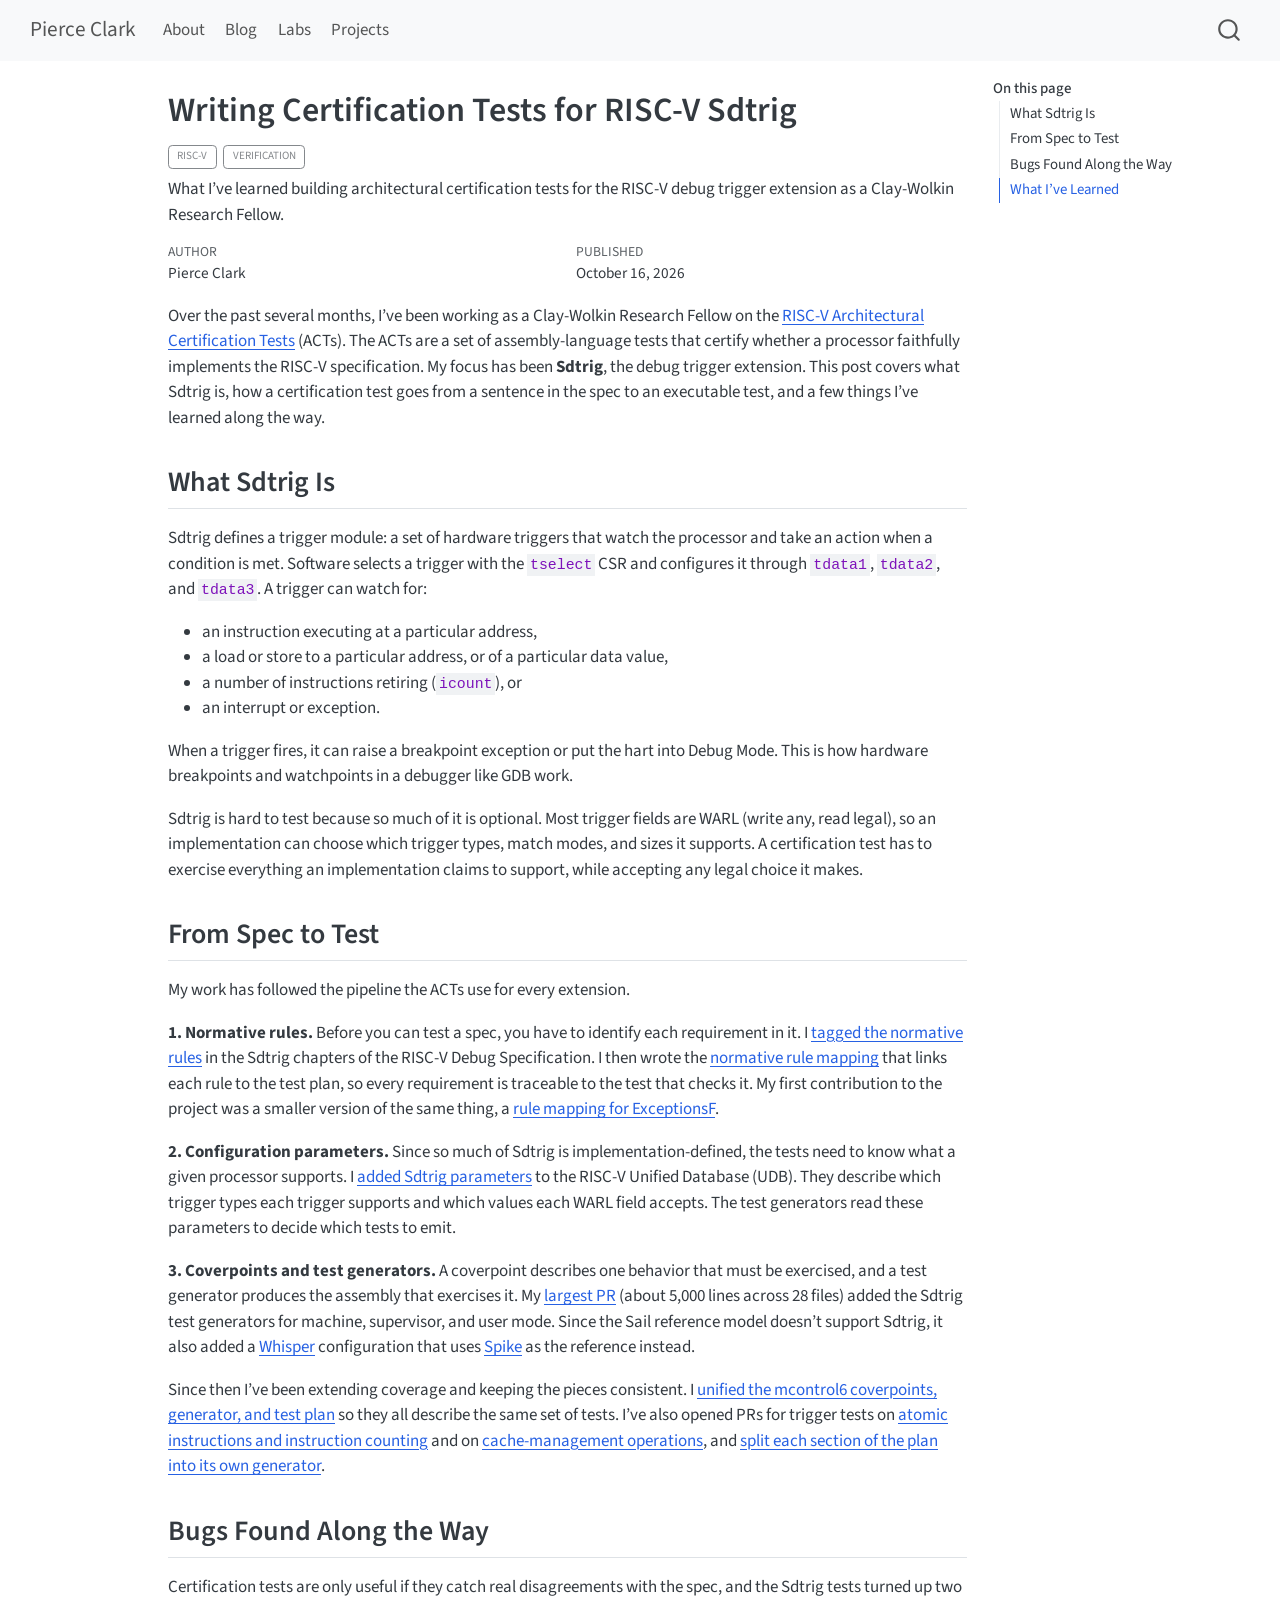
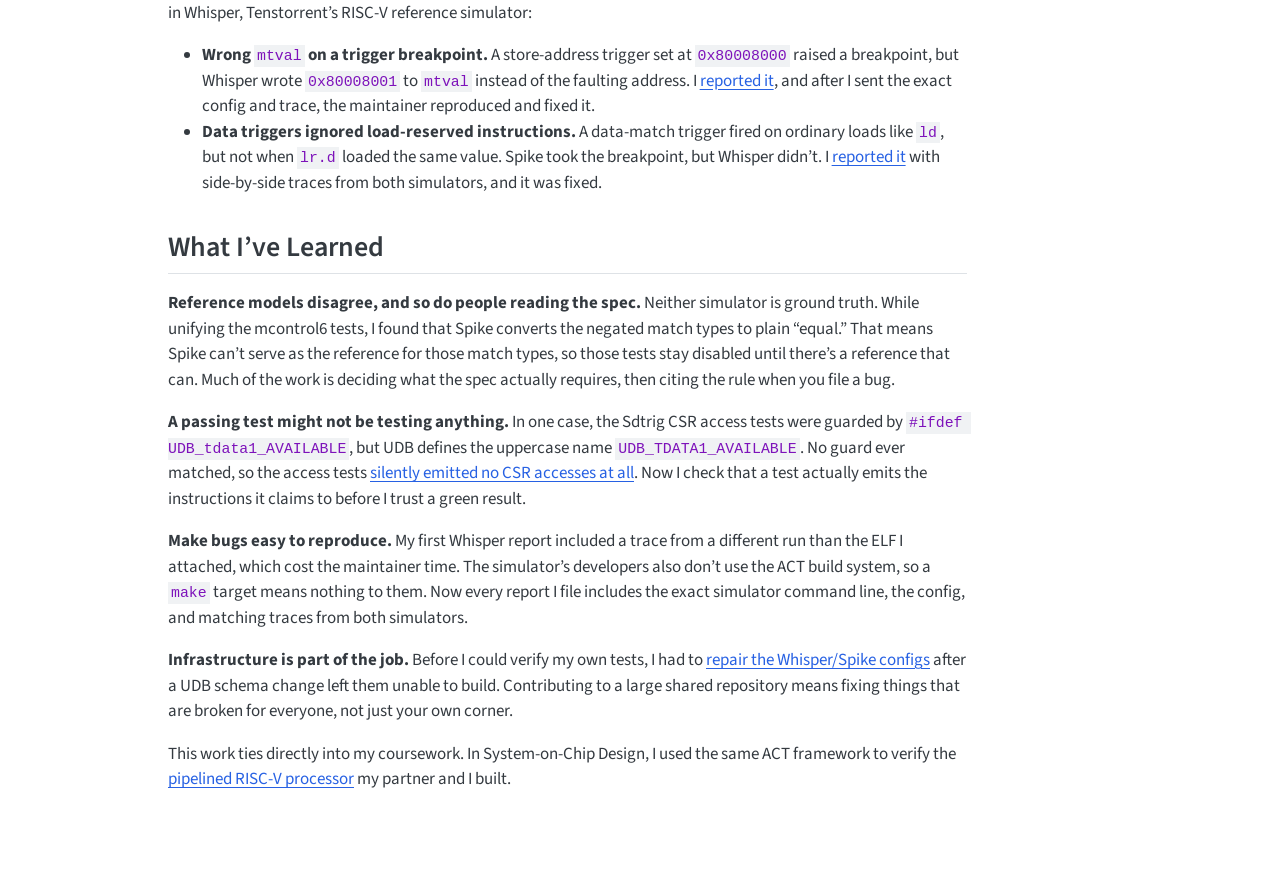
<file: posts/sdtrig-certification-tests.html>
<!DOCTYPE html>
<html xmlns="http://www.w3.org/1999/xhtml" lang="en" xml:lang="en"><head>

<meta charset="utf-8">
<meta name="generator" content="quarto-1.11.9">

<meta name="viewport" content="width=device-width, initial-scale=1.0, user-scalable=yes">

<meta name="author" content="Pierce Clark">
<meta name="dcterms.date" content="2026-10-16">
<meta name="description" content="What I’ve learned building architectural certification tests for the RISC-V debug trigger extension as a Clay-Wolkin Research Fellow.">

<title>Writing Certification Tests for RISC-V Sdtrig – Pierce Clark</title>
<style>
/* Default styles provided by pandoc.
** See https://pandoc.org/MANUAL.html#variables-for-html for config info.
*/
span.smallcaps{font-variant: small-caps;}
div.columns{display: flex; gap: 1.5em;}
div.column{flex: auto;}
@media screen {
div.columns{gap: min(4vw, 1.5em);}
div.column{overflow-x: auto;}
}
div.hanging-indent{margin-left: 1.5em; text-indent: -1.5em;}
ul.task-list{list-style: none;}
ul.task-list li input[type="checkbox"] {
  width: 0.8em;
  margin: 0 0.8em 0.2em -1em; /* quarto-specific, see https://github.com/quarto-dev/quarto-cli/issues/4556 */ 
  vertical-align: middle;
}
</style>


<script src="../site_libs/quarto-nav/quarto-nav.js"></script>
<script src="../site_libs/quarto-nav/headroom.min.js"></script>
<script src="../site_libs/clipboard/clipboard.min.js"></script>
<script src="../site_libs/quarto-search/autocomplete.umd.js"></script>
<script src="../site_libs/quarto-search/fuse.min.js"></script>
<script src="../site_libs/quarto-search/quarto-search.js"></script>
<meta name="quarto:offset" content="../">
<script src="../site_libs/quarto-html/quarto.js" type="module"></script>
<script src="../site_libs/quarto-html/tabsets/tabsets.js" type="module"></script>
<script src="../site_libs/quarto-html/scrollable-regions/scrollable-regions.js" type="module"></script>
<script src="../site_libs/quarto-html/popper.min.js"></script>
<script src="../site_libs/quarto-html/tippy.umd.min.js"></script>
<script src="../site_libs/quarto-html/anchor.min.js"></script>
<link href="../site_libs/quarto-html/tippy.css" rel="stylesheet">
<link href="../site_libs/quarto-html/quarto-syntax-highlighting-63b5708e65d6cd79cd7618c58d0c21e7.css" rel="stylesheet" id="quarto-text-highlighting-styles">
<script src="../site_libs/bootstrap/bootstrap.min.js"></script>
<link href="../site_libs/bootstrap/bootstrap-icons.css" rel="stylesheet">
<link href="../site_libs/bootstrap/bootstrap-f35a81a4717690815b2013502477d714.min.css" rel="stylesheet" append-hash="true" id="quarto-bootstrap" data-mode="light">
<script id="quarto-search-options" type="application/json">{
  "location": "navbar",
  "copy-button": false,
  "collapse-after": 3,
  "panel-placement": "end",
  "type": "overlay",
  "limit": 50,
  "keyboard-shortcut": [
    "f",
    "/",
    "s"
  ],
  "show-item-context": false,
  "language": {
    "search-no-results-text": "No results",
    "search-matching-documents-text": "matching documents",
    "search-copy-link-title": "Copy link to search",
    "search-hide-matches-text": "Hide additional matches",
    "search-more-match-text": "more match in this document",
    "search-more-matches-text": "more matches in this document",
    "search-clear-button-title": "Clear",
    "search-text-placeholder": "",
    "search-detached-cancel-button-title": "Cancel",
    "search-submit-button-title": "Submit",
    "search-label": "Search"
  }
}</script>


<link rel="stylesheet" href="../styles.css">
</head>

<body class="nav-fixed quarto-light"><a id="quarto-skip-link" class="visually-hidden-focusable" href="#quarto-document-content">Skip to main content</a>

<div id="quarto-search-results"></div>
  <header id="quarto-header" class="headroom fixed-top">
    <nav class="navbar navbar-expand-lg " data-bs-theme="dark" aria-label="Site">
      <div class="navbar-container container-fluid">
      <div class="navbar-brand-container mx-auto">
    <a class="navbar-brand" href="../index.html">
    <span class="navbar-title">Pierce Clark</span>
    </a>
  </div>
          <button class="navbar-toggler" type="button" data-bs-toggle="collapse" data-bs-target="#navbarCollapse" aria-controls="navbarCollapse" aria-expanded="false" aria-label="Toggle navigation" onclick="if (window.quartoToggleHeadroom) { window.quartoToggleHeadroom(); }">
  <span class="navbar-toggler-icon"></span>
</button>
          <div class="collapse navbar-collapse" id="navbarCollapse">
            <ul class="navbar-nav navbar-nav-scroll me-auto">
  <li class="nav-item">
    <a class="nav-link" href="../index.html"> 
<span class="menu-text">About</span></a>
  </li>  
  <li class="nav-item">
    <a class="nav-link" href="../blog.html"> 
<span class="menu-text">Blog</span></a>
  </li>  
  <li class="nav-item">
    <a class="nav-link" href="../labs.html"> 
<span class="menu-text">Labs</span></a>
  </li>  
  <li class="nav-item">
    <a class="nav-link" href="../projects.html"> 
<span class="menu-text">Projects</span></a>
  </li>  
</ul>
          </div> <!-- /navcollapse -->
            <div class="quarto-navbar-tools">
</div>
            <div id="quarto-search" class="" title="Search"></div>
      </div> <!-- /container-fluid -->
    </nav>
</header>
<!-- content -->
<div id="quarto-content" class="quarto-container page-columns page-rows-contents page-layout-article page-navbar">
<!-- sidebar -->
<!-- margin-sidebar -->
    <div id="quarto-margin-sidebar" class="sidebar margin-sidebar">
        <nav id="TOC" role="doc-toc" aria-labelledby="toc-title" class="toc-active">
    <h2 id="toc-title">On this page</h2>
   
  <ul>
  <li><a href="#what-sdtrig-is" id="toc-what-sdtrig-is" class="nav-link active" data-scroll-target="#what-sdtrig-is">What Sdtrig Is</a></li>
  <li><a href="#from-spec-to-test" id="toc-from-spec-to-test" class="nav-link" data-scroll-target="#from-spec-to-test">From Spec to Test</a></li>
  <li><a href="#bugs-found-along-the-way" id="toc-bugs-found-along-the-way" class="nav-link" data-scroll-target="#bugs-found-along-the-way">Bugs Found Along the Way</a></li>
  <li><a href="#what-ive-learned" id="toc-what-ive-learned" class="nav-link" data-scroll-target="#what-ive-learned">What I’ve Learned</a></li>
  </ul>
</nav>
    </div>
<!-- main -->
<main class="content" id="quarto-document-content" tabindex="-1">

<header id="title-block-header" class="quarto-title-block default">
<div class="quarto-title">
<h1 class="title">Writing Certification Tests for RISC-V Sdtrig</h1>
  <div class="quarto-categories">
    <div class="quarto-category">risc-v</div>
    <div class="quarto-category">verification</div>
  </div>
  </div>

<div>
  <div class="description">
    What I’ve learned building architectural certification tests for the RISC-V debug trigger extension as a Clay-Wolkin Research Fellow.
  </div>
</div>


<div class="quarto-title-meta">

    <div>
    <div class="quarto-title-meta-heading">Author</div>
    <div class="quarto-title-meta-contents">
             <p>Pierce Clark </p>
          </div>
  </div>
    
    <div>
    <div class="quarto-title-meta-heading">Published</div>
    <div class="quarto-title-meta-contents">
      <p class="date">October 16, 2026</p>
    </div>
  </div>
  
    
  </div>
  


</header>


<p>Over the past several months, I’ve been working as a Clay-Wolkin Research Fellow on the <a href="https://github.com/riscv/riscv-arch-test">RISC-V Architectural Certification Tests</a> (ACTs). The ACTs are a set of assembly-language tests that certify whether a processor faithfully implements the RISC-V specification. My focus has been <strong>Sdtrig</strong>, the debug trigger extension. This post covers what Sdtrig is, how a certification test goes from a sentence in the spec to an executable test, and a few things I’ve learned along the way.</p>
<section id="what-sdtrig-is" class="level2">
<h2 class="anchored" data-anchor-id="what-sdtrig-is">What Sdtrig Is</h2>
<p>Sdtrig defines a trigger module: a set of hardware triggers that watch the processor and take an action when a condition is met. Software selects a trigger with the <code>tselect</code> CSR and configures it through <code>tdata1</code>, <code>tdata2</code>, and <code>tdata3</code>. A trigger can watch for:</p>
<ul>
<li>an instruction executing at a particular address,</li>
<li>a load or store to a particular address, or of a particular data value,</li>
<li>a number of instructions retiring (<code>icount</code>), or</li>
<li>an interrupt or exception.</li>
</ul>
<p>When a trigger fires, it can raise a breakpoint exception or put the hart into Debug Mode. This is how hardware breakpoints and watchpoints in a debugger like GDB work.</p>
<p>Sdtrig is hard to test because so much of it is optional. Most trigger fields are WARL (write any, read legal), so an implementation can choose which trigger types, match modes, and sizes it supports. A certification test has to exercise everything an implementation claims to support, while accepting any legal choice it makes.</p>
</section>
<section id="from-spec-to-test" class="level2">
<h2 class="anchored" data-anchor-id="from-spec-to-test">From Spec to Test</h2>
<p>My work has followed the pipeline the ACTs use for every extension.</p>
<p><strong>1. Normative rules.</strong> Before you can test a spec, you have to identify each requirement in it. I <a href="https://github.com/riscv/riscv-debug-spec/pull/1220">tagged the normative rules</a> in the Sdtrig chapters of the RISC-V Debug Specification. I then wrote the <a href="https://github.com/riscv/riscv-arch-test/pull/1981">normative rule mapping</a> that links each rule to the test plan, so every requirement is traceable to the test that checks it. My first contribution to the project was a smaller version of the same thing, a <a href="https://github.com/riscv/riscv-arch-test/pull/1648">rule mapping for ExceptionsF</a>.</p>
<p><strong>2. Configuration parameters.</strong> Since so much of Sdtrig is implementation-defined, the tests need to know what a given processor supports. I <a href="https://github.com/riscv/riscv-unified-db/pull/2069">added Sdtrig parameters</a> to the RISC-V Unified Database (UDB). They describe which trigger types each trigger supports and which values each WARL field accepts. The test generators read these parameters to decide which tests to emit.</p>
<p><strong>3. Coverpoints and test generators.</strong> A coverpoint describes one behavior that must be exercised, and a test generator produces the assembly that exercises it. My <a href="https://github.com/riscv/riscv-arch-test/pull/1836">largest PR</a> (about 5,000 lines across 28 files) added the Sdtrig test generators for machine, supervisor, and user mode. Since the Sail reference model doesn’t support Sdtrig, it also added a <a href="https://github.com/tenstorrent/whisper">Whisper</a> configuration that uses <a href="https://github.com/riscv-software-src/riscv-isa-sim">Spike</a> as the reference instead.</p>
<p>Since then I’ve been extending coverage and keeping the pieces consistent. I <a href="https://github.com/riscv/riscv-arch-test/pull/2744">unified the mcontrol6 coverpoints, generator, and test plan</a> so they all describe the same set of tests. I’ve also opened PRs for trigger tests on <a href="https://github.com/riscv/riscv-arch-test/pull/2413">atomic instructions and instruction counting</a> and on <a href="https://github.com/riscv/riscv-arch-test/pull/2830">cache-management operations</a>, and <a href="https://github.com/riscv/riscv-arch-test/pull/2679">split each section of the plan into its own generator</a>.</p>
</section>
<section id="bugs-found-along-the-way" class="level2">
<h2 class="anchored" data-anchor-id="bugs-found-along-the-way">Bugs Found Along the Way</h2>
<p>Certification tests are only useful if they catch real disagreements with the spec, and the Sdtrig tests turned up two in Whisper, Tenstorrent’s RISC-V reference simulator:</p>
<ul>
<li><strong>Wrong <code>mtval</code> on a trigger breakpoint.</strong> A store-address trigger set at <code>0x80008000</code> raised a breakpoint, but Whisper wrote <code>0x80008001</code> to <code>mtval</code> instead of the faulting address. I <a href="https://github.com/tenstorrent/whisper/issues/32">reported it</a>, and after I sent the exact config and trace, the maintainer reproduced and fixed it.</li>
<li><strong>Data triggers ignored load-reserved instructions.</strong> A data-match trigger fired on ordinary loads like <code>ld</code>, but not when <code>lr.d</code> loaded the same value. Spike took the breakpoint, but Whisper didn’t. I <a href="https://github.com/tenstorrent/whisper/issues/55">reported it</a> with side-by-side traces from both simulators, and it was fixed.</li>
</ul>
</section>
<section id="what-ive-learned" class="level2">
<h2 class="anchored" data-anchor-id="what-ive-learned">What I’ve Learned</h2>
<p><strong>Reference models disagree, and so do people reading the spec.</strong> Neither simulator is ground truth. While unifying the mcontrol6 tests, I found that Spike converts the negated match types to plain “equal.” That means Spike can’t serve as the reference for those match types, so those tests stay disabled until there’s a reference that can. Much of the work is deciding what the spec actually requires, then citing the rule when you file a bug.</p>
<p><strong>A passing test might not be testing anything.</strong> In one case, the Sdtrig CSR access tests were guarded by <code>#ifdef UDB_tdata1_AVAILABLE</code>, but UDB defines the uppercase name <code>UDB_TDATA1_AVAILABLE</code>. No guard ever matched, so the access tests <a href="https://github.com/riscv/riscv-arch-test/pull/2835">silently emitted no CSR accesses at all</a>. Now I check that a test actually emits the instructions it claims to before I trust a green result.</p>
<p><strong>Make bugs easy to reproduce.</strong> My first Whisper report included a trace from a different run than the ELF I attached, which cost the maintainer time. The simulator’s developers also don’t use the ACT build system, so a <code>make</code> target means nothing to them. Now every report I file includes the exact simulator command line, the config, and matching traces from both simulators.</p>
<p><strong>Infrastructure is part of the job.</strong> Before I could verify my own tests, I had to <a href="https://github.com/riscv/riscv-arch-test/pull/2414">repair the Whisper/Spike configs</a> after a UDB schema change left them unable to build. Contributing to a large shared repository means fixing things that are broken for everyone, not just your own corner.</p>
<p>This work ties directly into my coursework. In System-on-Chip Design, I used the same ACT framework to verify the <a href="../projects/soc-final/soc-final.html">pipelined RISC-V processor</a> my partner and I built.</p>


</section>

</main> <!-- /main -->
<script id="quarto-html-after-body" type="application/javascript">
  window.document.addEventListener("DOMContentLoaded", function (event) {
    const icon = "";
    const anchorJS = new window.AnchorJS();
    anchorJS.options = {
      placement: 'right',
      icon: icon
    };
    anchorJS.add('.anchored');
    const isCodeAnnotation = (el) => {
      for (const clz of el.classList) {
        if (clz.startsWith('code-annotation-')) {                     
          return true;
        }
      }
      return false;
    }
    const onCopySuccess = function(e) {
      // button target
      const button = e.trigger;
      // don't keep focus
      button.blur();
      // flash "checked"
      button.classList.add('code-copy-button-checked');
      var currentTitle = button.getAttribute("title");
      button.setAttribute("title", "Copied!");
      let tooltip;
      if (window.bootstrap) {
        button.setAttribute("data-bs-toggle", "tooltip");
        button.setAttribute("data-bs-placement", "left");
        button.setAttribute("data-bs-title", "Copied!");
        tooltip = new bootstrap.Tooltip(button, 
          { trigger: "manual", 
            customClass: "code-copy-button-tooltip",
            offset: [0, -8]});
        tooltip.show();    
      }
      setTimeout(function() {
        if (tooltip) {
          tooltip.hide();
          button.removeAttribute("data-bs-title");
          button.removeAttribute("data-bs-toggle");
          button.removeAttribute("data-bs-placement");
        }
        button.setAttribute("title", currentTitle);
        button.classList.remove('code-copy-button-checked');
      }, 1000);
      // clear code selection
      e.clearSelection();
    }
    const getTextToCopy = function(trigger) {
      const outerScaffold = trigger.parentElement.cloneNode(true);
      const codeEl = outerScaffold.querySelector('code');
      for (const childEl of codeEl.children) {
        if (isCodeAnnotation(childEl)) {
          childEl.remove();
        }
      }
      return codeEl.innerText;
    }
    const clipboard = new window.ClipboardJS('.code-copy-button:not([data-in-quarto-modal])', {
      text: getTextToCopy
    });
    clipboard.on('success', onCopySuccess);
    if (window.document.getElementById('quarto-embedded-source-code-modal')) {
      const clipboardModal = new window.ClipboardJS('.code-copy-button[data-in-quarto-modal]', {
        text: getTextToCopy,
        container: window.document.getElementById('quarto-embedded-source-code-modal')
      });
      clipboardModal.on('success', onCopySuccess);
    }
      var localhostRegex = new RegExp(/^(?:http|https):\/\/localhost\:?[0-9]*\//);
      var mailtoRegex = new RegExp(/^mailto:/);
        var filterRegex = new RegExp("https:\/\/pclarkhmc\.github\.io\/Website\/");
      var isInternal = (href) => {
          return filterRegex.test(href) || localhostRegex.test(href) || mailtoRegex.test(href);
      }
      // Inspect non-navigation links and adorn them if external
      window.quartoDecorateExternalLinks = function (root) {
     var links = (root || window.document).querySelectorAll('a[href]:not(.nav-link):not(.navbar-brand):not(.toc-action):not(.sidebar-link):not(.sidebar-item-toggle):not(.pagination-link):not(.no-external):not([aria-hidden]):not(.dropdown-item):not(.quarto-navigation-tool):not(.about-link)');
      for (var i=0; i<links.length; i++) {
        const link = links[i];
        if (!isInternal(link.href)) {
          // undo the damage that might have been done by quarto-nav.js in the case of
          // links that we want to consider external
          if (link.dataset.originalHref !== undefined) {
            link.href = link.dataset.originalHref;
          }
          if (!link.classList.contains('no-external-icon')) {
          }
        }
      }
      };
      window.quartoDecorateExternalLinks(window.document);
    // Esc closes the popup (WCAG 1.4.13) and focus leaving both trigger and
    // popup closes it (WCAG 2.4.11); tippy handles neither for interactive popups.
    const hideOnEscAndFocusOut = {
      name: 'hideOnEscAndFocusOut',
      defaultValue: true,
      fn(instance) {
        const dismiss = () => {
          // A show scheduled by the trigger delay would otherwise reopen it
          instance.clearDelayTimeouts();
          instance.hide();
        };
        const onKeyDown = (event) => {
          if (event.key !== 'Escape') {
            return;
          }
          // Keep Esc from also reaching page handlers (e.g. reveal.js overview),
          // except an open reveal.js slide menu, which Esc should close too.
          // The menu handles keys only when its keyboard option is on.
          const menuHandlesEsc = window.Reveal?.getPlugin?.('menu')?.isOpen() &&
            window.Reveal.getConfig().menu?.keyboard !== false;
          if (!menuHandlesEsc) {
            event.stopPropagation();
          }
          if (instance.popper.contains(window.document.activeElement)) {
            // Disabled while refocusing so the focus trigger does not reopen it
            instance.disable();
            instance.reference.focus();
            instance.enable();
          }
          dismiss();
        };
        const onFocusOut = (event) => {
          const target = event.relatedTarget;
          if (target && !instance.reference.contains(target) &&
              !instance.popper.contains(target)) {
            dismiss();
          }
        };
        // On the trigger too: a click trigger (code-annotations: select) has no
        // blur handling. Attached for the instance's lifetime so leaving the
        // trigger also cancels a show still pending on the trigger delay.
        instance.reference.addEventListener('focusout', onFocusOut);
        return {
          onShow() {
            window.document.addEventListener('keydown', onKeyDown, true);
            instance.popper.addEventListener('focusout', onFocusOut);
          },
          onHide() {
            window.document.removeEventListener('keydown', onKeyDown, true);
            instance.popper.removeEventListener('focusout', onFocusOut);
          },
          onDestroy() {
            instance.reference.removeEventListener('focusout', onFocusOut);
          },
        };
      },
    };
    function tippyHover(el, contentFn, onTriggerFn, onUntriggerFn) {
      const config = {
        allowHTML: true,
        maxWidth: 500,
        delay: 100,
        arrow: false,
        appendTo: function(el) {
            return el.parentElement;
        },
        interactive: true,
        interactiveBorder: 10,
        theme: 'quarto',
        placement: 'bottom-start',
        plugins: [hideOnEscAndFocusOut],
      };
      if (contentFn) {
        config.content = contentFn;
      }
      if (onTriggerFn) {
        config.onTrigger = onTriggerFn;
      }
      if (onUntriggerFn) {
        config.onUntrigger = onUntriggerFn;
      }
      window.tippy(el, config); 
    }
    const noterefs = window.document.querySelectorAll('a[role="doc-noteref"]');
    for (var i=0; i<noterefs.length; i++) {
      const ref = noterefs[i];
      tippyHover(ref, function() {
        // use id or data attribute instead here
        let href = ref.getAttribute('data-footnote-href') || ref.getAttribute('href');
        try { href = new URL(href).hash; } catch {}
        const id = href.replace(/^#\/?/, "");
        const note = window.document.getElementById(id);
        if (note) {
          return note.innerHTML;
        } else {
          return "";
        }
      });
    }
    const xrefs = window.document.querySelectorAll('a.quarto-xref');
    const processXRef = (id, note) => {
      // Strip column container classes
      const stripColumnClz = (el) => {
        el.classList.remove("page-full", "page-columns");
        if (el.children) {
          for (const child of el.children) {
            stripColumnClz(child);
          }
        }
      }
      stripColumnClz(note)
      if (id === null || id.startsWith('sec-')) {
        // Special case sections, only their first couple elements
        const container = document.createElement("div");
        if (note.children && note.children.length > 2) {
          container.appendChild(note.children[0].cloneNode(true));
          for (let i = 1; i < note.children.length; i++) {
            const child = note.children[i];
            if (child.tagName === "P" && child.innerText === "") {
              continue;
            } else {
              container.appendChild(child.cloneNode(true));
              break;
            }
          }
          if (window.Quarto?.typesetMath) {
            window.Quarto.typesetMath(container);
          }
          return container.innerHTML
        } else {
          if (window.Quarto?.typesetMath) {
            window.Quarto.typesetMath(note);
          }
          return note.innerHTML;
        }
      } else {
        // Remove any anchor links if they are present
        const anchorLink = note.querySelector('a.anchorjs-link');
        if (anchorLink) {
          anchorLink.remove();
        }
        if (window.Quarto?.typesetMath) {
          window.Quarto.typesetMath(note);
        }
        if (note.classList.contains("callout")) {
          return note.outerHTML;
        } else {
          return note.innerHTML;
        }
      }
    }
    for (var i=0; i<xrefs.length; i++) {
      const xref = xrefs[i];
      tippyHover(xref, undefined, function(instance) {
        instance.disable();
        let url = xref.getAttribute('href');
        let hash = undefined; 
        if (url.startsWith('#')) {
          hash = url;
        } else {
          try { hash = new URL(url).hash; } catch {}
        }
        if (hash) {
          const id = hash.replace(/^#\/?/, "");
          const note = window.document.getElementById(id);
          if (note !== null) {
            try {
              const html = processXRef(id, note.cloneNode(true));
              instance.setContent(html);
            } finally {
              instance.enable();
              instance.show();
            }
          } else {
            // See if we can fetch this
            fetch(url.split('#')[0])
            .then(res => res.text())
            .then(html => {
              const parser = new DOMParser();
              const htmlDoc = parser.parseFromString(html, "text/html");
              const note = htmlDoc.getElementById(id);
              if (note !== null) {
                const html = processXRef(id, note);
                instance.setContent(html);
              } 
            }).finally(() => {
              instance.enable();
              instance.show();
            });
          }
        } else {
          // See if we can fetch a full url (with no hash to target)
          // This is a special case and we should probably do some content thinning / targeting
          fetch(url)
          .then(res => res.text())
          .then(html => {
            const parser = new DOMParser();
            const htmlDoc = parser.parseFromString(html, "text/html");
            const note = htmlDoc.querySelector('main.content');
            if (note !== null) {
              // This should only happen for chapter cross references
              // (since there is no id in the URL)
              // remove the first header
              if (note.children.length > 0 && note.children[0].tagName === "HEADER") {
                note.children[0].remove();
              }
              const html = processXRef(null, note);
              instance.setContent(html);
            } 
          }).finally(() => {
            instance.enable();
            instance.show();
          });
        }
      }, function(instance) {
      });
    }
        let selectedAnnoteEl;
        const selectorForAnnotation = ( cell, annotation) => {
          let cellAttr = 'data-code-cell="' + cell + '"';
          let lineAttr = 'data-code-annotation="' +  annotation + '"';
          const selector = 'span[' + cellAttr + '][' + lineAttr + ']';
          return selector;
        }
        const selectCodeLines = (annoteEl) => {
          const doc = window.document;
          const targetCell = annoteEl.getAttribute("data-target-cell");
          const targetAnnotation = annoteEl.getAttribute("data-target-annotation");
          const annoteSpan = window.document.querySelector(selectorForAnnotation(targetCell, targetAnnotation));
          const lines = annoteSpan.getAttribute("data-code-lines").split(",");
          const lineIds = lines.map((line) => {
            return targetCell + "-" + line;
          })
          // Each band is positioned against its own containing block, which is
          // not the offsetParent of the lines, so place it from client rects.
          const placeBand = (band, firstEl, lastEl, codeBlock) => {
            const container = band.offsetParent;
            if (container === null) {
              return;
            }
            const containerRect = container.getBoundingClientRect();
            // Reveal.js scales slides with a transform, so convert client
            // pixels back to the CSS pixels of the container.
            const scale = containerRect.height / container.offsetHeight || 1;
            const firstRect = firstEl.getBoundingClientRect();
            const lastRect = lastEl.getBoundingClientRect();
            const top = (firstRect.top - containerRect.top) / scale - container.clientTop + container.scrollTop;
            const height = (lastRect.bottom - firstRect.top) / scale;
            band.style.top = top - 2 + "px";
            band.style.height = height + 4 + "px";
            if (codeBlock) {
              // Without the copy button wrapper, the containing block is wider
              // than the code block, so span the code block explicitly.
              const blockRect = codeBlock.getBoundingClientRect();
              band.style.left = (blockRect.left - containerRect.left) / scale - container.clientLeft + container.scrollLeft + "px";
              band.style.width = blockRect.width / scale + "px";
            }
          };
          if (lineIds.length > 0) {
            const el = window.document.getElementById(lineIds[0]);
            const lastEl = window.document.getElementById(lineIds[lineIds.length - 1]);
            const parent = el.parentElement.parentElement;
            // cook up a div (if necessary) and position it
            let div = window.document.getElementById("code-annotation-line-highlight");
            if (div === null) {
              div = window.document.createElement("div");
              div.setAttribute("id", "code-annotation-line-highlight");
              div.style.position = 'absolute';
              parent.appendChild(div);
            }
            placeBand(div, el, lastEl, parent.closest("div.sourceCode") || parent);
            let gutterDiv = window.document.getElementById("code-annotation-line-highlight-gutter");
            if (gutterDiv === null) {
              gutterDiv = window.document.createElement("div");
              gutterDiv.setAttribute("id", "code-annotation-line-highlight-gutter");
              gutterDiv.style.position = 'absolute';
              const codeCell = window.document.getElementById(targetCell);
              const gutter = codeCell.querySelector('.code-annotation-gutter');
              gutter.appendChild(gutterDiv);
            }
            placeBand(gutterDiv, el, lastEl);
            selectedAnnoteEl = annoteEl;
          }
        };
        const unselectCodeLines = () => {
          const elementsIds = ["code-annotation-line-highlight", "code-annotation-line-highlight-gutter"];
          elementsIds.forEach((elId) => {
            const div = window.document.getElementById(elId);
            if (div) {
              div.remove();
            }
          });
          selectedAnnoteEl = undefined;
        };
          // Handle positioning of the toggle
      window.addEventListener(
        "resize",
        throttle(() => {
          elRect = undefined;
          if (selectedAnnoteEl) {
            selectCodeLines(selectedAnnoteEl);
          }
        }, 10)
      );
      function throttle(fn, ms) {
      let throttle = false;
      let timer;
        return (...args) => {
          if(!throttle) { // first call gets through
              fn.apply(this, args);
              throttle = true;
          } else { // all the others get throttled
              if(timer) clearTimeout(timer); // cancel #2
              timer = setTimeout(() => {
                fn.apply(this, args);
                timer = throttle = false;
              }, ms);
          }
        };
      }
        // Attach click handler to the DT
        const annoteDls = window.document.querySelectorAll('dt[data-target-cell]');
        for (const annoteDlNode of annoteDls) {
          annoteDlNode.addEventListener('click', (event) => {
            const clickedEl = event.target;
            if (clickedEl !== selectedAnnoteEl) {
              unselectCodeLines();
              const activeEl = window.document.querySelector('dt[data-target-cell].code-annotation-active');
              if (activeEl) {
                activeEl.classList.remove('code-annotation-active');
              }
              selectCodeLines(clickedEl);
              clickedEl.classList.add('code-annotation-active');
            } else {
              // Unselect the line
              unselectCodeLines();
              clickedEl.classList.remove('code-annotation-active');
            }
          });
        }
    const findCites = (el) => {
      const parentEl = el.parentElement;
      if (parentEl) {
        const cites = parentEl.dataset.cites;
        if (cites) {
          return {
            el,
            cites: cites.split(' ')
          };
        } else {
          return findCites(el.parentElement)
        }
      } else {
        return undefined;
      }
    };
    var bibliorefs = window.document.querySelectorAll('a[role="doc-biblioref"]');
    for (var i=0; i<bibliorefs.length; i++) {
      const ref = bibliorefs[i];
      const citeInfo = findCites(ref);
      if (citeInfo) {
        tippyHover(citeInfo.el, function() {
          var popup = window.document.createElement('div');
          citeInfo.cites.forEach(function(cite) {
            var citeDiv = window.document.createElement('div');
            citeDiv.classList.add('hanging-indent');
            citeDiv.classList.add('csl-entry');
            var biblioDiv = window.document.getElementById('ref-' + cite);
            if (biblioDiv) {
              citeDiv.innerHTML = biblioDiv.innerHTML;
            }
            popup.appendChild(citeDiv);
          });
          return popup.innerHTML;
        });
      }
    }
  });
  </script>
  <script type="application/javascript">
  window.quartoScrollableRegionsLabels = {"code":"Scrollable code","output":"Scrollable output"};
  </script>
</div> <!-- /content -->




</body></html>
</file>
<file: site_libs/quarto-html/tippy.css>
.tippy-box[data-animation=fade][data-state=hidden]{opacity:0}[data-tippy-root]{max-width:calc(100vw - 10px)}.tippy-box{position:relative;background-color:#333;color:#fff;border-radius:4px;font-size:14px;line-height:1.4;white-space:normal;outline:0;transition-property:transform,visibility,opacity}.tippy-box[data-placement^=top]>.tippy-arrow{bottom:0}.tippy-box[data-placement^=top]>.tippy-arrow:before{bottom:-7px;left:0;border-width:8px 8px 0;border-top-color:initial;transform-origin:center top}.tippy-box[data-placement^=bottom]>.tippy-arrow{top:0}.tippy-box[data-placement^=bottom]>.tippy-arrow:before{top:-7px;left:0;border-width:0 8px 8px;border-bottom-color:initial;transform-origin:center bottom}.tippy-box[data-placement^=left]>.tippy-arrow{right:0}.tippy-box[data-placement^=left]>.tippy-arrow:before{border-width:8px 0 8px 8px;border-left-color:initial;right:-7px;transform-origin:center left}.tippy-box[data-placement^=right]>.tippy-arrow{left:0}.tippy-box[data-placement^=right]>.tippy-arrow:before{left:-7px;border-width:8px 8px 8px 0;border-right-color:initial;transform-origin:center right}.tippy-box[data-inertia][data-state=visible]{transition-timing-function:cubic-bezier(.54,1.5,.38,1.11)}.tippy-arrow{width:16px;height:16px;color:#333}.tippy-arrow:before{content:"";position:absolute;border-color:transparent;border-style:solid}.tippy-content{position:relative;padding:5px 9px;z-index:1}
</file>
<file: site_libs/quarto-html/quarto-syntax-highlighting-63b5708e65d6cd79cd7618c58d0c21e7.css>
/* quarto syntax highlight colors */
:root {
  --quarto-hl-ot-color: #003B4F;
  --quarto-hl-at-color: #657422;
  --quarto-hl-ss-color: #20794D;
  --quarto-hl-an-color: #5E5E5E;
  --quarto-hl-fu-color: #4758AB;
  --quarto-hl-st-color: #20794D;
  --quarto-hl-cf-color: #003B4F;
  --quarto-hl-op-color: #5E5E5E;
  --quarto-hl-er-color: #AD0000;
  --quarto-hl-bn-color: #AD0000;
  --quarto-hl-al-color: #AD0000;
  --quarto-hl-va-color: #111111;
  --quarto-hl-bu-color: inherit;
  --quarto-hl-ex-color: inherit;
  --quarto-hl-pp-color: #AD0000;
  --quarto-hl-in-color: #5E5E5E;
  --quarto-hl-vs-color: #20794D;
  --quarto-hl-wa-color: #5E5E5E;
  --quarto-hl-do-color: #5E5E5E;
  --quarto-hl-im-color: #00769E;
  --quarto-hl-ch-color: #20794D;
  --quarto-hl-dt-color: #AD0000;
  --quarto-hl-fl-color: #AD0000;
  --quarto-hl-co-color: #5E5E5E;
  --quarto-hl-cv-color: #5E5E5E;
  --quarto-hl-cn-color: #8f5902;
  --quarto-hl-sc-color: #5E5E5E;
  --quarto-hl-dv-color: #AD0000;
  --quarto-hl-kw-color: #003B4F;
}

/* other quarto variables */
:root {
  --quarto-font-monospace: SFMono-Regular, Menlo, Monaco, Consolas, "Liberation Mono", "Courier New", monospace;
}

/* syntax highlight based on Pandoc's rules */
pre > code.sourceCode > span {
  color: #003B4F;
}

code.sourceCode > span {
  color: #003B4F;
}

div.sourceCode,
div.sourceCode pre.sourceCode {
  color: #003B4F;
}

/* Normal */
code span {
  color: #003B4F;
}

/* Alert */
code span.al {
  color: #AD0000;
  font-style: inherit;
}

/* Annotation */
code span.an {
  color: #5E5E5E;
  font-style: inherit;
}

/* Attribute */
code span.at {
  color: #657422;
  font-style: inherit;
}

/* BaseN */
code span.bn {
  color: #AD0000;
  font-style: inherit;
}

/* BuiltIn */
code span.bu {
  font-style: inherit;
}

/* ControlFlow */
code span.cf {
  color: #003B4F;
  font-weight: bold;
  font-style: inherit;
}

/* Char */
code span.ch {
  color: #20794D;
  font-style: inherit;
}

/* Constant */
code span.cn {
  color: #8f5902;
  font-style: inherit;
}

/* Comment */
code span.co {
  color: #5E5E5E;
  font-style: inherit;
}

/* CommentVar */
code span.cv {
  color: #5E5E5E;
  font-style: italic;
}

/* Documentation */
code span.do {
  color: #5E5E5E;
  font-style: italic;
}

/* DataType */
code span.dt {
  color: #AD0000;
  font-style: inherit;
}

/* DecVal */
code span.dv {
  color: #AD0000;
  font-style: inherit;
}

/* Error */
code span.er {
  color: #AD0000;
  font-style: inherit;
}

/* Extension */
code span.ex {
  font-style: inherit;
}

/* Float */
code span.fl {
  color: #AD0000;
  font-style: inherit;
}

/* Function */
code span.fu {
  color: #4758AB;
  font-style: inherit;
}

/* Import */
code span.im {
  color: #00769E;
  font-style: inherit;
}

/* Information */
code span.in {
  color: #5E5E5E;
  font-style: inherit;
}

/* Keyword */
code span.kw {
  color: #003B4F;
  font-weight: bold;
  font-style: inherit;
}

/* Operator */
code span.op {
  color: #5E5E5E;
  font-style: inherit;
}

/* Other */
code span.ot {
  color: #003B4F;
  font-style: inherit;
}

/* Preprocessor */
code span.pp {
  color: #AD0000;
  font-style: inherit;
}

/* SpecialChar */
code span.sc {
  color: #5E5E5E;
  font-style: inherit;
}

/* SpecialString */
code span.ss {
  color: #20794D;
  font-style: inherit;
}

/* String */
code span.st {
  color: #20794D;
  font-style: inherit;
}

/* Variable */
code span.va {
  color: #111111;
  font-style: inherit;
}

/* VerbatimString */
code span.vs {
  color: #20794D;
  font-style: inherit;
}

/* Warning */
code span.wa {
  color: #5E5E5E;
  font-style: italic;
}

.prevent-inlining {
  content: "</";
}

/*# sourceMappingURL=054cc16b9e9817627be6994582d2ffb5.css.map */
</file>
<file: styles.css>
/* css styles */
</file>
